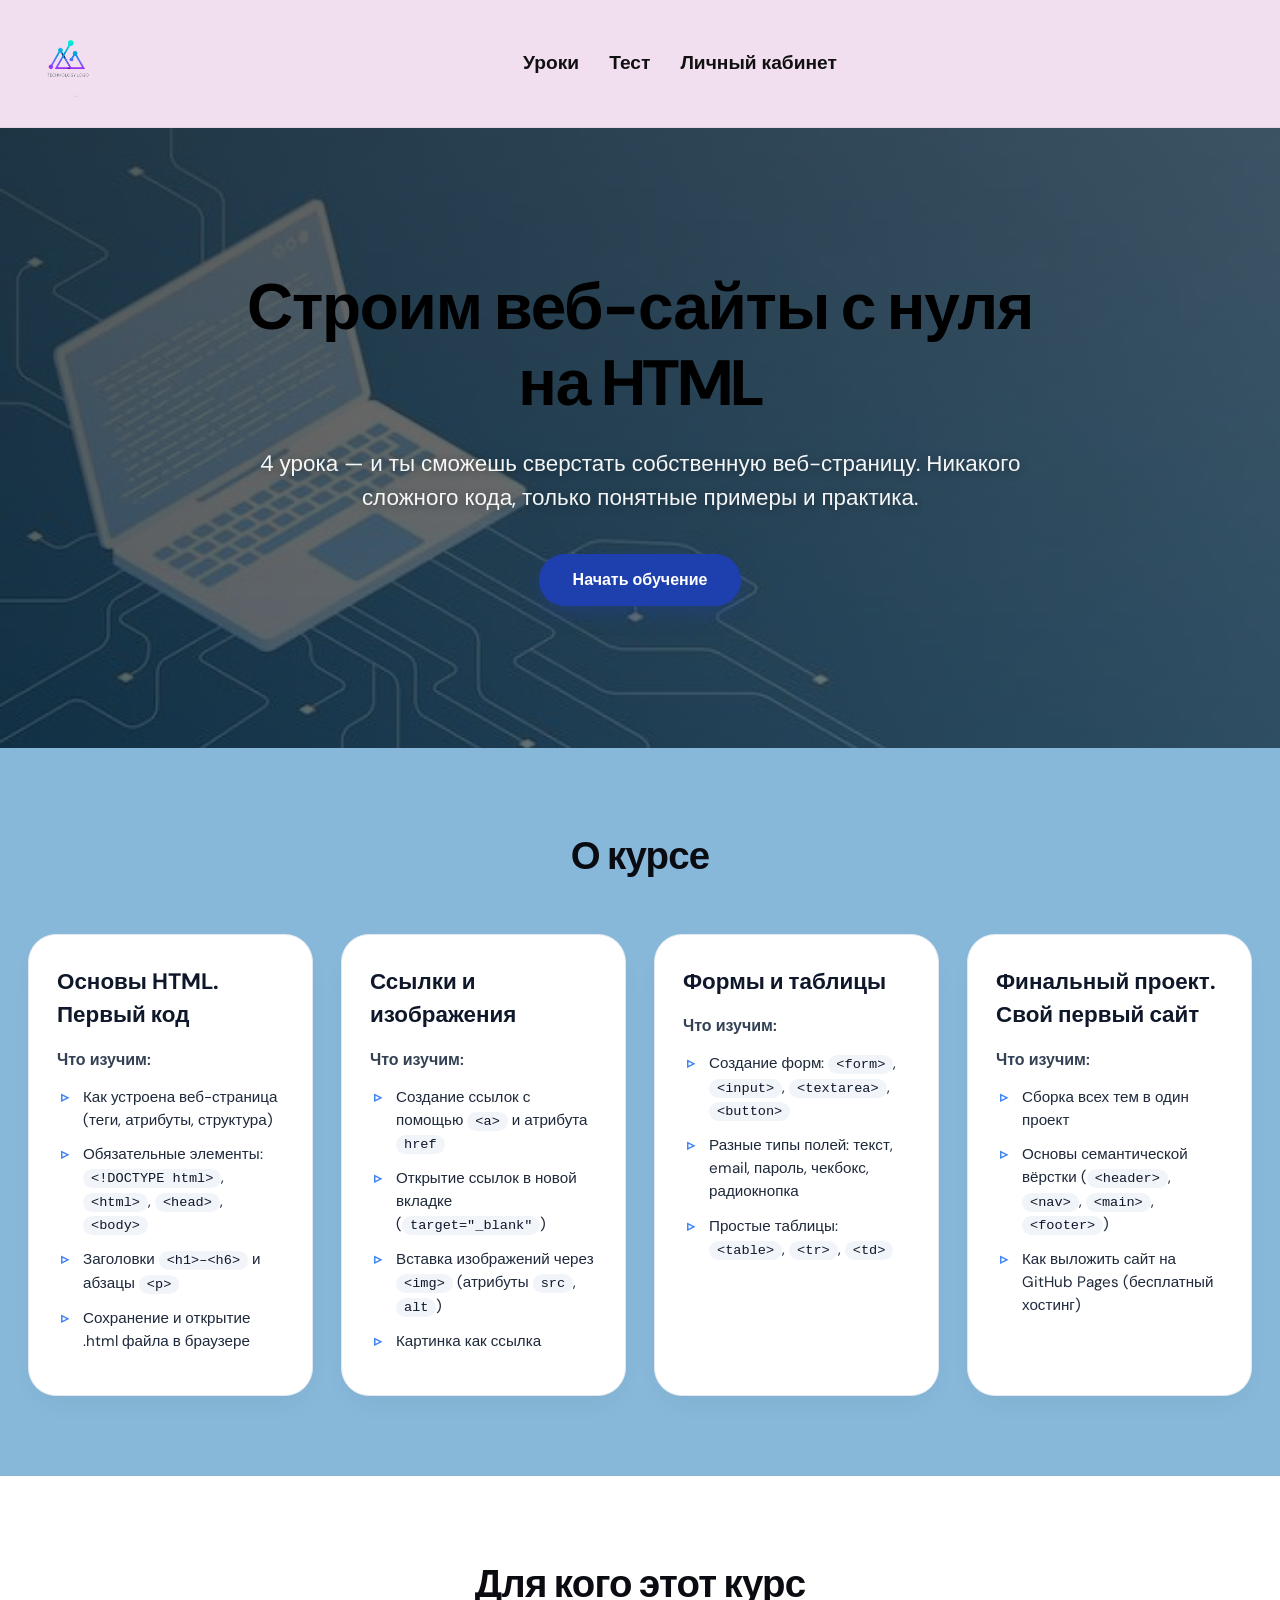
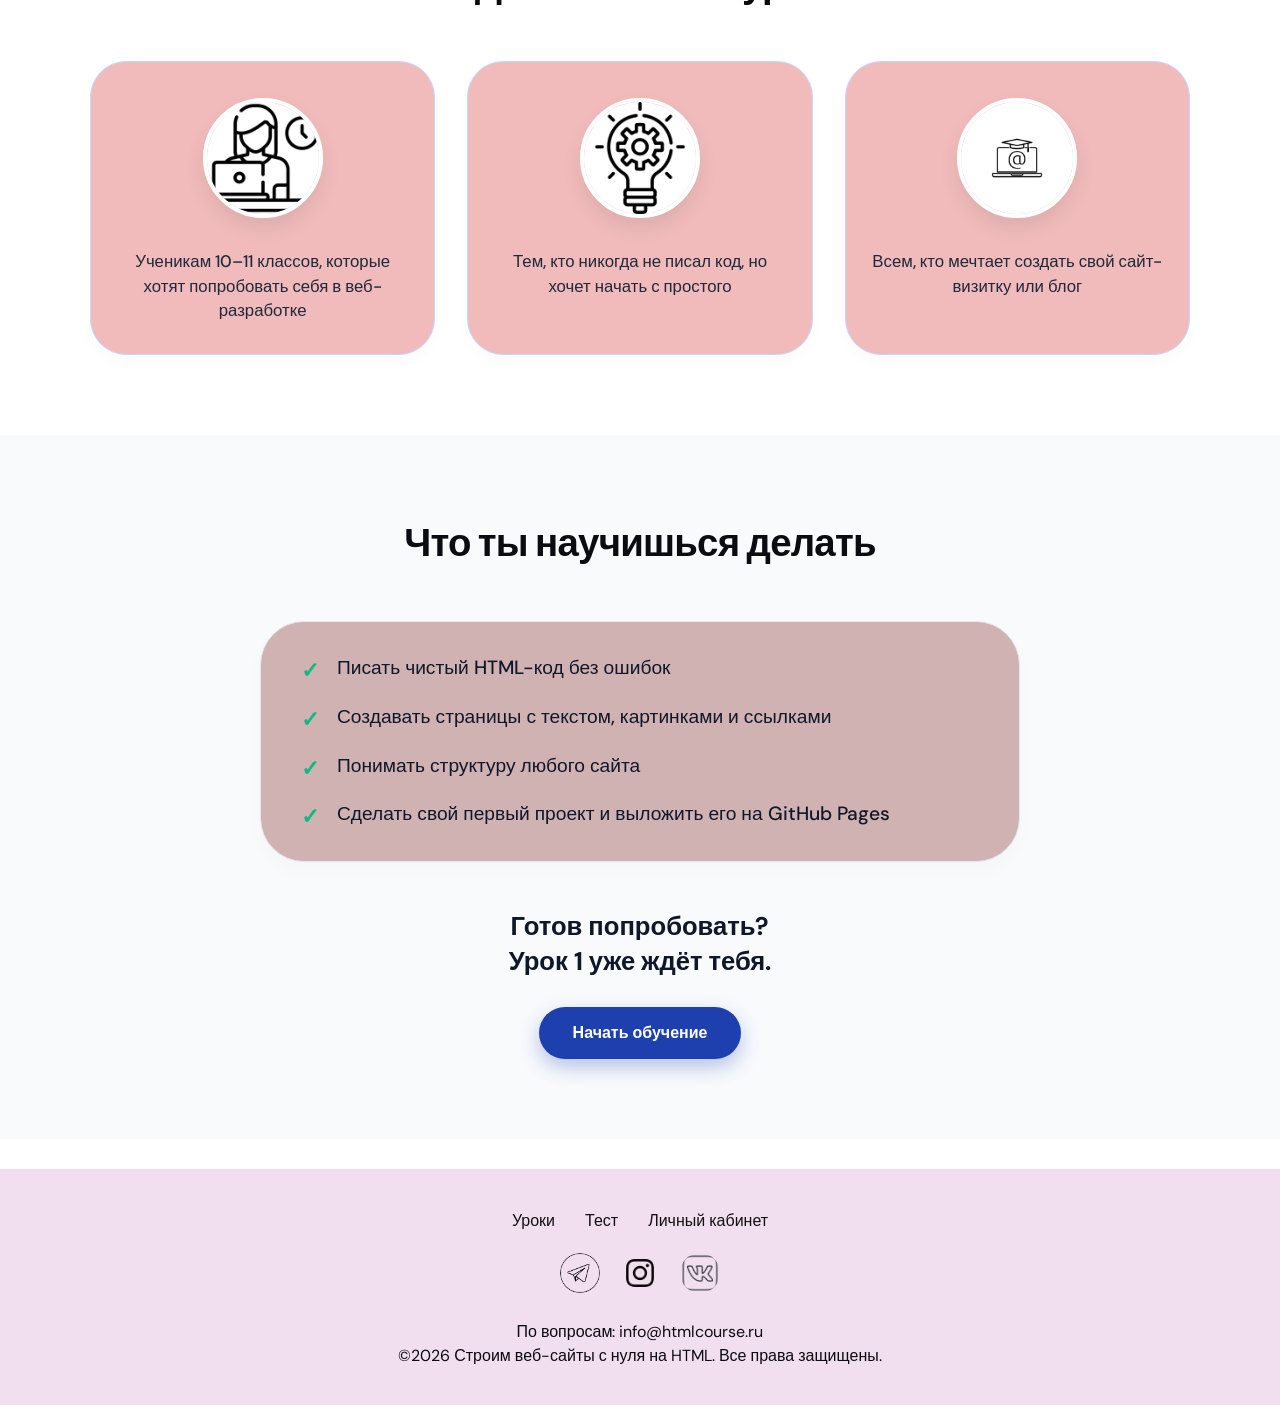
<file: index.html>
<!DOCTYPE html>
<html lang="ru">
<head>
  <meta charset="UTF-8">
  <meta name="viewport" content="width=device-width, initial-scale=1.0, viewport-fit=cover">
  <title>Строим веб-сайты с нуля на HTML | Курс вёрстки</title>
  <link rel="preconnect" href="https://fonts.googleapis.com">
  <link rel="preconnect" href="https://fonts.gstatic.com" crossorigin>
  <link href="https://fonts.googleapis.com/css2?family=DM+Sans:wght@400;500;600;700;800&display=swap" rel="stylesheet">
  <link rel="stylesheet" href="css/style.css">
</head>
<body>
  <header class="header">
    <div class="container header__inner">
      <div class="logo">
        <img src="Image.png" alt="Логотип курса">
      </div>
      <nav class="nav nav--center">
        <ul class="nav__list">
          <li><a href="уроки.html" class="nav__link">Уроки</a></li>
          <li><a href="тест.html" class="nav__link">Тест</a></li>
          <li><a href="profile.html" class="nav__link">Личный кабинет</a></li>
        </ul>
      </nav>
      <div class="header__spacer"></div>
    </div>
  </header>

  <main>
    <section class="hero">
      <div class="hero__overlay"></div>
      <div class="container hero__content">
        <h1 class="hero__title">Строим веб-сайты с нуля на HTML</h1>
        <p class="hero__desc">4 урока — и ты сможешь сверстать собственную веб-страницу. Никакого сложного кода, только понятные примеры и практика.</p>
        <a href="#" class="btn btn--primary">Начать обучение</a>
      </div>
    </section>

    <section class="about">
      <div class="container">
        <h2 class="section-title">О курсе</h2>
        <div class="cards-grid">
          <div class="course-card">
            <h3 class="course-card__title">Основы HTML. Первый код</h3>
            <p class="course-card__subtitle">Что изучим:</p>
            <ul class="course-card__list">
              <li>Как устроена веб-страница (теги, атрибуты, структура)</li>
              <li>Обязательные элементы: <code>&lt;!DOCTYPE html&gt;</code>, <code>&lt;html&gt;</code>, <code>&lt;head&gt;</code>, <code>&lt;body&gt;</code></li>
              <li>Заголовки <code>&lt;h1&gt;–&lt;h6&gt;</code> и абзацы <code>&lt;p&gt;</code></li>
              <li>Сохранение и открытие .html файла в браузере</li>
            </ul>
          </div>
          <div class="course-card">
            <h3 class="course-card__title">Ссылки и изображения</h3>
            <p class="course-card__subtitle">Что изучим:</p>
            <ul class="course-card__list">
              <li>Создание ссылок с помощью <code>&lt;a&gt;</code> и атрибута <code>href</code></li>
              <li>Открытие ссылок в новой вкладке (<code>target="_blank"</code>)</li>
              <li>Вставка изображений через <code>&lt;img&gt;</code> (атрибуты <code>src</code>, <code>alt</code>)</li>
              <li>Картинка как ссылка</li>
            </ul>
          </div>
          <div class="course-card">
            <h3 class="course-card__title">Формы и таблицы</h3>
            <p class="course-card__subtitle">Что изучим:</p>
            <ul class="course-card__list">
              <li>Создание форм: <code>&lt;form&gt;</code>, <code>&lt;input&gt;</code>, <code>&lt;textarea&gt;</code>, <code>&lt;button&gt;</code></li>
              <li>Разные типы полей: текст, email, пароль, чекбокс, радиокнопка</li>
              <li>Простые таблицы: <code>&lt;table&gt;</code>, <code>&lt;tr&gt;</code>, <code>&lt;td&gt;</code></li>
            </ul>
          </div>
          <div class="course-card">
            <h3 class="course-card__title">Финальный проект. Свой первый сайт</h3>
            <p class="course-card__subtitle">Что изучим:</p>
            <ul class="course-card__list">
              <li>Сборка всех тем в один проект</li>
              <li>Основы семантической вёрстки (<code>&lt;header&gt;</code>, <code>&lt;nav&gt;</code>, <code>&lt;main&gt;</code>, <code>&lt;footer&gt;</code>)</li>
              <li>Как выложить сайт на GitHub Pages (бесплатный хостинг)</li>
            </ul>
          </div>
        </div>
      </div>
    </section>

    <section class="for-whom-vertical">
      <div class="container">
        <h2 class="section-title">Для кого этот курс</h2>
        <div class="cards-vertical">
          <div class="card-vertical">
            <img src="иконка 1.jpg" class="card-vertical__photo" alt="Ученик">
            <p class="card-vertical__text">Ученикам 10–11 классов, которые хотят попробовать себя в веб-разработке</p>
          </div>
          <div class="card-vertical">
            <img src="иконка 2.jpg" class="card-vertical__photo" alt="Новичок">
            <p class="card-vertical__text">Тем, кто никогда не писал код, но хочет начать с простого</p>
          </div>
          <div class="card-vertical">
            <img src="иконка 3.jpg" class="card-vertical__photo" alt="Мечтатель">
            <p class="card-vertical__text">Всем, кто мечтает создать свой сайт-визитку или блог</p>
          </div>
        </div>
      </div>
    </section>

    <section class="skills">
      <div class="container">
        <h2 class="section-title">Что ты научишься делать</h2>
        <ul class="skills__list">
          <li>Писать чистый HTML-код без ошибок</li>
          <li>Создавать страницы с текстом, картинками и ссылками</li>
          <li>Понимать структуру любого сайта</li>
          <li>Сделать свой первый проект и выложить его на GitHub Pages</li>
        </ul>
        <div class="skills__cta">
          <p class="skills__cta-text">Готов попробовать? <br> Урок 1 уже ждёт тебя.</p>
          <a href="#" class="btn btn--primary">Начать обучение</a>
        </div>
      </div>
    </section>
  </main>

  <footer class="footer">
    <div class="container footer__inner">
      <div class="footer__nav">
        <a href="уроки.html" class="footer__link">Уроки</a>
        <a href="тест.html" class="footer__link">Тест</a>
        <a href="profile.html" class="footer__link">Личный кабинет</a>
      </div>
      <div class="footer__social">
        <a href="#" class="footer__social-link" target="_blank" rel="noopener noreferrer">
          <img src="тг.png" alt="Telegram" class="footer__social-icon">
        </a>
        <a href="#" class="footer__social-link" target="_blank" rel="noopener noreferrer">
          <img src="инста.png" alt="Instagram" class="footer__social-icon">
        </a>
        <a href="#" class="footer__social-link" target="_blank" rel="noopener noreferrer">
          <img src="вк.png" alt="VK" class="footer__social-icon">
        </a>
      </div>
      <p class="footer__contact">По вопросам: info@htmlcourse.ru</p>
      <p class="footer__copy">©2026 Строим веб-сайты с нуля на HTML. Все права защищены.</p>
    </div>
  </footer>
</body>
</html>
</file>
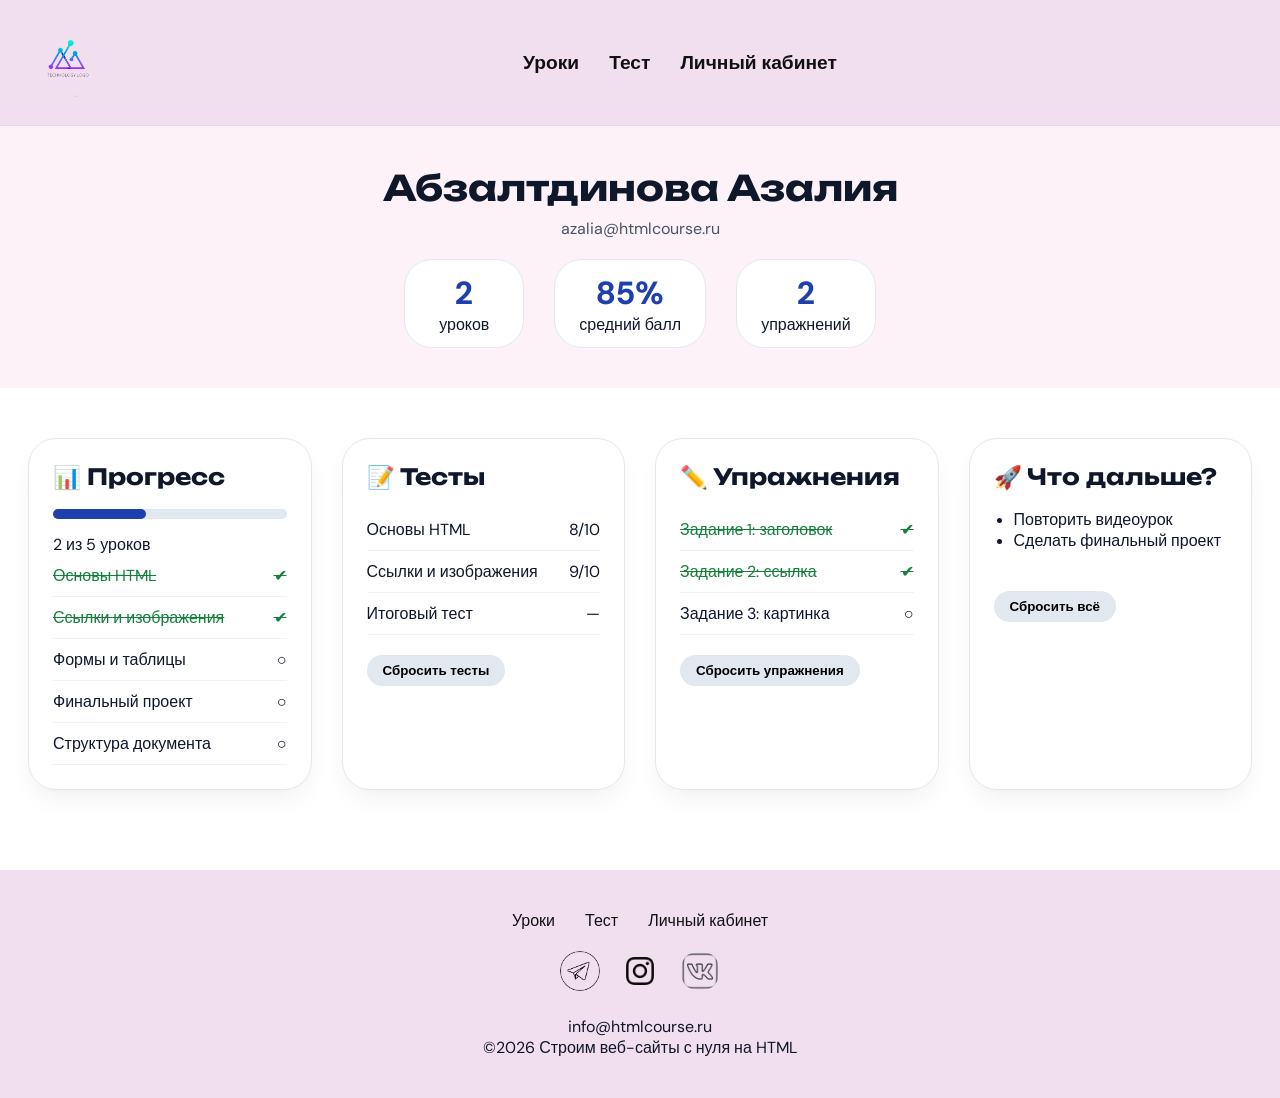
<file: profile.html>
<!DOCTYPE html>
<html lang="ru">
<head>
  <meta charset="UTF-8">
  <meta name="viewport" content="width=device-width, initial-scale=1.0">
  <title>Личный кабинет | Абзалтдинова Азалия</title>
  <link href="https://fonts.googleapis.com/css2?family=DM+Sans:wght@400;500;600;700&family=Unbounded:wght@400;500;600;700&display=swap" rel="stylesheet">
  <style>
    * {
      margin: 0;
      padding: 0;
      box-sizing: border-box;
    }
    body {
      font-family: 'DM Sans', sans-serif;
      background: #fff;
      color: #0f172a;
    }
    .container {
      max-width: 1400px;
      margin: 0 auto;
      padding: 0 28px;
    }
    h1, h2, h3 {
      font-family: 'Unbounded', sans-serif;
    }
    .header {
      background: #F1DFEF;
      padding: 20px 0;
      border-bottom: 1px solid rgba(0,0,0,0.05);
    }
    .header__inner {
      display: flex;
      align-items: center;
      justify-content: space-between;
      flex-wrap: wrap;
      gap: 20px;
    }
    .logo img {
      width: 80px;
      height: 80px;
      object-fit: cover;
    }
    .nav__list {
      display: flex;
      gap: 30px;
      list-style: none;
    }
    .nav__link {
      text-decoration: none;
      font-weight: 700;
      font-size: 1.2rem;
      color: #111;
    }
    .nav__link:hover {
      color: #1e40af;
    }
    .profile-hero {
      background: #FDF2F8;
      padding: 40px 0;
      text-align: center;
    }
    .profile-name {
      font-size: 2.2rem;
      margin-bottom: 8px;
    }
    .profile-email {
      color: #475569;
    }
    .stats {
      display: flex;
      justify-content: center;
      gap: 30px;
      margin-top: 20px;
      flex-wrap: wrap;
    }
    .stat-card {
      background: white;
      border-radius: 28px;
      padding: 12px 24px;
      text-align: center;
      border: 1px solid #e2e8f0;
      min-width: 120px;
    }
    .stat-value {
      font-size: 2rem;
      font-weight: 800;
      color: #1e40af;
    }
    
    .dashboard {
      padding: 50px 0;
    }
    .dashboard-grid {
      display: grid;
      grid-template-columns: repeat(4, 1fr);
      gap: 30px;
    }
    @media (max-width: 1100px) {
      .dashboard-grid {
        grid-template-columns: repeat(2, 1fr);
      }
    }
    @media (max-width: 700px) {
      .dashboard-grid {
        grid-template-columns: 1fr;
      }
    }
    .card {
      background: white;
      border-radius: 28px;
      padding: 24px;
      box-shadow: 0 12px 28px -8px rgba(0,0,0,0.08);
      border: 1px solid #e2e8f0;
    }
    .card h2 {
      font-size: 1.4rem;
      margin-bottom: 18px;
    }
    .progress-bar {
      background: #e2e8f0;
      border-radius: 30px;
      height: 10px;
      margin: 15px 0;
    }
    .progress-fill {
      background: #1e40af;
      width: 0%;
      height: 10px;
      border-radius: 30px;
    }
    .topic, .exercise-item {
      display: flex;
      justify-content: space-between;
      padding: 10px 0;
      border-bottom: 1px solid #eef2f6;
      cursor: pointer;
    }
    .topic.done, .exercise-item.done {
      color: #15803d;
      text-decoration: line-through;
    }
    .test-result {
      display: flex;
      justify-content: space-between;
      padding: 10px 0;
      border-bottom: 1px solid #eef2f6;
    }
    .btn {
      margin-top: 20px;
      background: #e2e8f0;
      border: none;
      padding: 8px 16px;
      border-radius: 40px;
      cursor: pointer;
      font-weight: 600;
    }
    .btn:hover {
      background: #cbd5e1;
    }
    .footer {
      background: #F1DFEF;
      padding: 40px 0;
      text-align: center;
      margin-top: 30px;
    }
    .footer__nav {
      display: flex;
      justify-content: center;
      gap: 30px;
      margin-bottom: 20px;
    }
    .footer__link {
      text-decoration: none;
      color: #111;
    }
    .footer__social {
      display: flex;
      justify-content: center;
      gap: 20px;
      margin-bottom: 20px;
    }
    .footer__social-icon {
      width: 40px;
      height: 40px;
      border-radius: 50%;
    }
  </style>
</head>
<body>
  <header class="header">
    <div class="container header__inner">
      <div class="logo"><img src="Image.png" alt="Лого"></div>
      <nav><ul class="nav__list">
        <li><a href="уроки.html" class="nav__link">Уроки</a></li>
        <li><a href="тест.html" class="nav__link">Тест</a></li>
        <li><a href="profile.html" class="nav__link">Личный кабинет</a></li>
      </ul></nav>
      <div></div>
    </div>
  </header>

  <main>
    <section class="profile-hero">
      <div class="container">
        <h1 class="profile-name">Абзалтдинова Азалия</h1>
        <p class="profile-email">azalia@htmlcourse.ru</p>
        <div class="stats">
          <div class="stat-card"><span class="stat-value" id="lessonsCount">0</span><br>уроков</div>
          <div class="stat-card"><span class="stat-value" id="avgScore">0%</span><br>средний балл</div>
          <div class="stat-card"><span class="stat-value" id="exCount">0</span><br>упражнений</div>
        </div>
      </div>
    </section>

    <section class="dashboard">
      <div class="container">
        <div class="dashboard-grid">
          <div class="card">
            <h2>📊 Прогресс</h2>
            <div class="progress-bar"><div class="progress-fill" id="progressFill"></div></div>
            <p id="progressText">0 из 5 уроков</p>
            <div id="lessonsList"></div>
          </div>
          <div class="card">
            <h2>📝 Тесты</h2>
            <div id="testsList"></div>
            <button class="btn" id="resetTests">Сбросить тесты</button>
          </div>
          <div class="card">
            <h2>✏️ Упражнения</h2>
            <div id="exercisesList"></div>
            <button class="btn" id="resetExercises">Сбросить упражнения</button>
          </div>
          <div class="card">
            <h2>🚀 Что дальше?</h2>
            <ul style="margin-left: 20px; margin-bottom: 20px;">
              <li>Повторить видеоурок</li>
              <li>Сделать финальный проект</li>
            </ul>
            <button class="btn" id="resetAll">Сбросить всё</button>
          </div>
        </div>
      </div>
    </section>
  </main>

  <footer class="footer">
    <div class="container">
      <div class="footer__nav">
        <a href="уроки.html" class="footer__link">Уроки</a>
        <a href="тест.html" class="footer__link">Тест</a>
        <a href="profile.html" class="footer__link">Личный кабинет</a>
      </div>
      <div class="footer__social">
        <a href="#"><img src="тг.png" class="footer__social-icon"></a>
        <a href="#"><img src="инста.png" class="footer__social-icon"></a>
        <a href="#"><img src="вк.png" class="footer__social-icon"></a>
      </div>
      <p>info@htmlcourse.ru</p>
      <p>©2026 Строим веб-сайты с нуля на HTML</p>
    </div>
  </footer>

  <script>
    
    let user = {
      lessons: [
        { name: "Основы HTML", done: true },
        { name: "Ссылки и изображения", done: true },
        { name: "Формы и таблицы", done: false },
        { name: "Финальный проект", done: false },
        { name: "Структура документа", done: false }
      ],
      tests: [
        { name: "Основы HTML", score: 8, max: 10 },
        { name: "Ссылки и изображения", score: 9, max: 10 },
        { name: "Итоговый тест", score: null, max: 10 }
      ],
      exercises: [
        { name: "Задание 1: заголовок", done: true },
        { name: "Задание 2: ссылка", done: true },
        { name: "Задание 3: картинка", done: false }
      ]
    };

    
    const saved = localStorage.getItem("simpleProfile");
    if (saved) {
      user = JSON.parse(saved);
    } else {
      localStorage.setItem("simpleProfile", JSON.stringify(user));
    }

    function save() {
      localStorage.setItem("simpleProfile", JSON.stringify(user));
      render();
    }

    function render() {
    
      const lessonsDone = user.lessons.filter(l => l.done).length;
      document.getElementById("lessonsCount").innerText = lessonsDone;
      document.getElementById("progressFill").style.width = (lessonsDone / user.lessons.length * 100) + "%";
      document.getElementById("progressText").innerText = `${lessonsDone} из ${user.lessons.length} уроков`;

      const validTests = user.tests.filter(t => t.score !== null);
      const avg = validTests.length ? Math.round(validTests.reduce((s,t)=> s + (t.score/t.max)*100,0)/validTests.length) : 0;
      document.getElementById("avgScore").innerText = avg + "%";
      
      const exDone = user.exercises.filter(e => e.done).length;
      document.getElementById("exCount").innerText = exDone;

      const lessonsDiv = document.getElementById("lessonsList");
      lessonsDiv.innerHTML = "";
      user.lessons.forEach((l, i) => {
        const div = document.createElement("div");
        div.className = "topic" + (l.done ? " done" : "");
        div.innerHTML = `<span>${l.name}</span><span>${l.done ? "✔" : "○"}</span>`;
        div.onclick = () => { user.lessons[i].done = !user.lessons[i].done; save(); };
        lessonsDiv.appendChild(div);
      });

  
      const testsDiv = document.getElementById("testsList");
      testsDiv.innerHTML = "";
      user.tests.forEach(t => {
        const div = document.createElement("div");
        div.className = "test-result";
        div.innerHTML = `<span>${t.name}</span><span>${t.score !== null ? t.score+"/"+t.max : "—"}</span>`;
        testsDiv.appendChild(div);
      });

      const exDiv = document.getElementById("exercisesList");
      exDiv.innerHTML = "";
      user.exercises.forEach((e, i) => {
        const div = document.createElement("div");
        div.className = "exercise-item" + (e.done ? " done" : "");
        div.innerHTML = `<span>${e.name}</span><span>${e.done ? "✔" : "○"}</span>`;
        div.onclick = () => { user.exercises[i].done = !user.exercises[i].done; save(); };
        exDiv.appendChild(div);
      });
    }

  
    document.getElementById("resetTests").onclick = () => {
      user.tests.forEach(t => { t.score = null; });
      save();
    };
    document.getElementById("resetExercises").onclick = () => {
      user.exercises.forEach(e => { e.done = false; });
      save();
    };
    document.getElementById("resetAll").onclick = () => {
      if (confirm("Сбросить весь прогресс?")) {
        user.lessons.forEach(l => l.done = false);
        user.tests.forEach(t => t.score = null);
        user.exercises.forEach(e => e.done = false);
        save();
      }
    };

    render();
  </script>
</body>
</html>
</file>
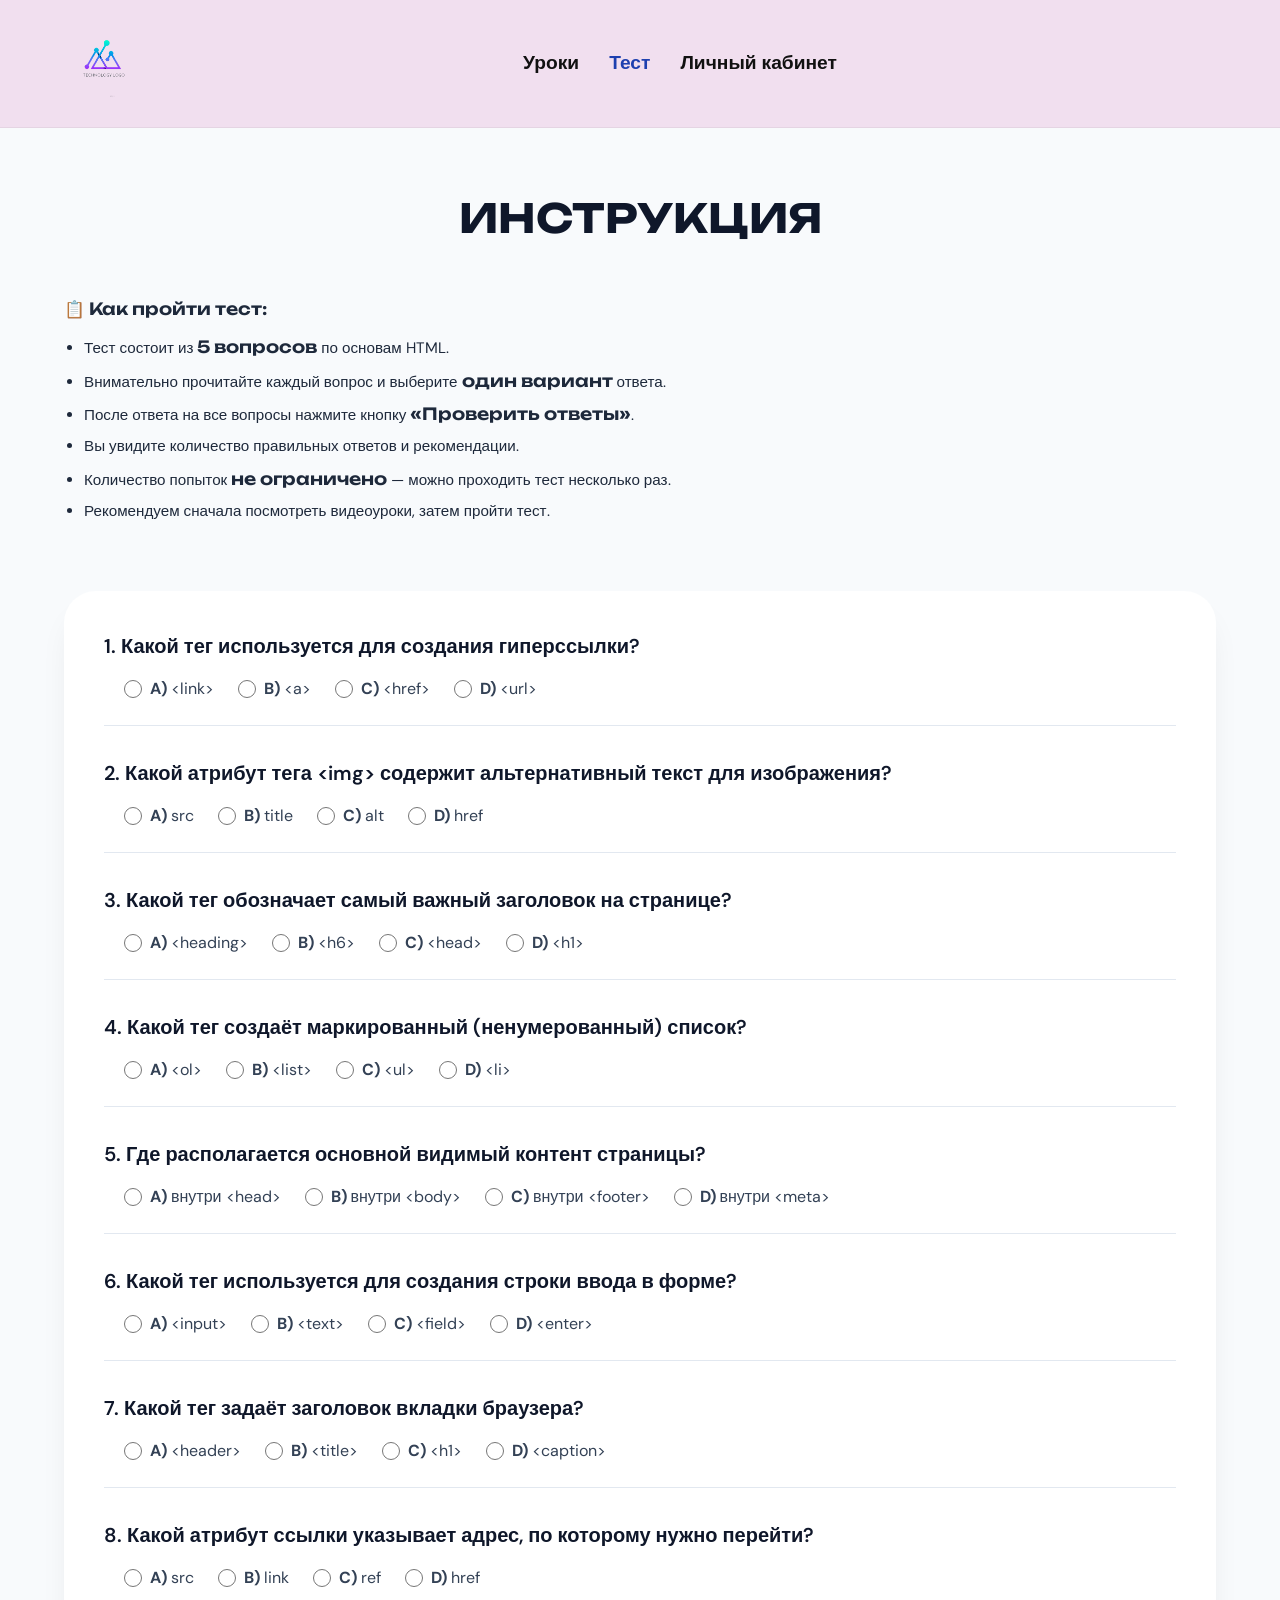
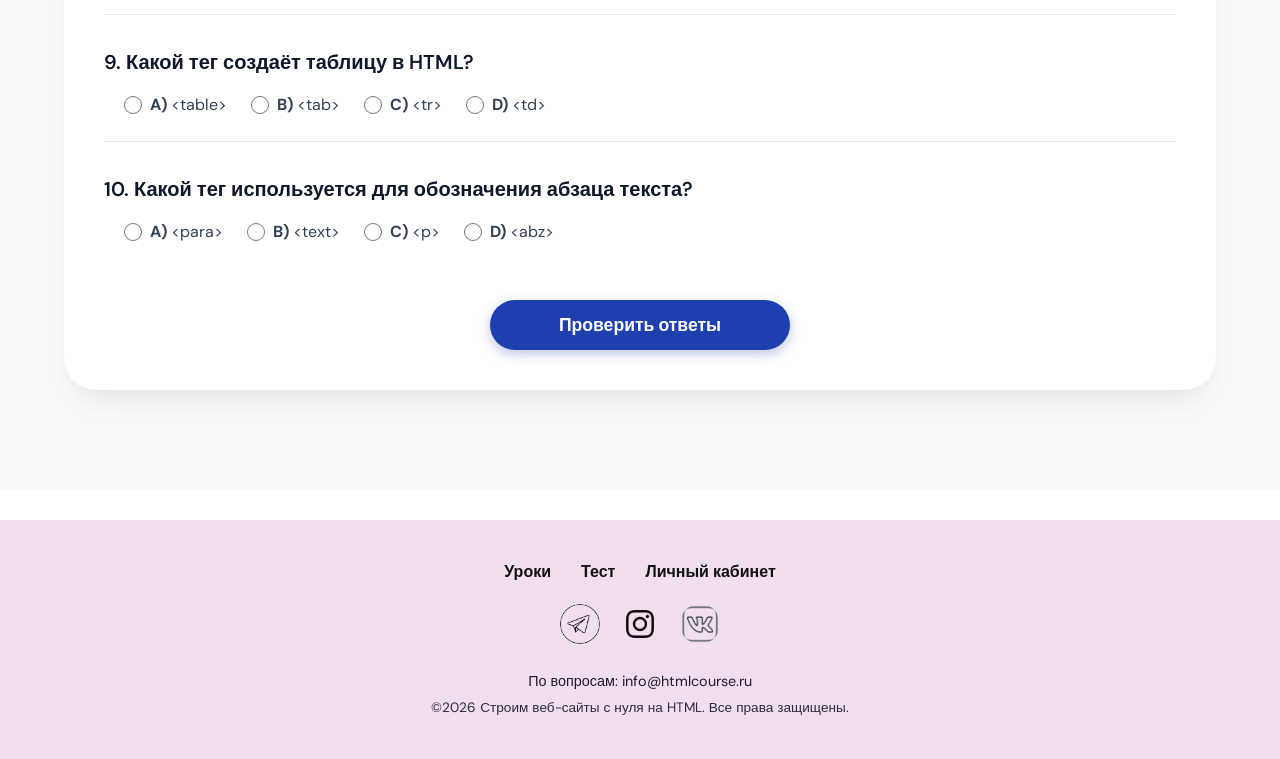
<file: тест.html>
<!DOCTYPE html>
<html lang="ru">
<head>
  <meta charset="UTF-8">
  <meta name="viewport" content="width=device-width, initial-scale=1.0">
  <title>Тест по HTML | Викторина</title>
  <link rel="preconnect" href="https://fonts.googleapis.com">
  <link rel="preconnect" href="https://fonts.gstatic.com" crossorigin>
  <link href="https://fonts.googleapis.com/css2?family=DM+Sans:wght@400;500;600;700&family=Unbounded:wght@400;500;600;700;800&display=swap" rel="stylesheet">
  <style>

    * {
      margin: 0;
      padding: 0;
      box-sizing: border-box;
    }

    body {
      font-family: 'DM Sans', sans-serif;
      background-color: #ffffff;
      color: #0f172a;
      line-height: 1.5;
    }

    .container {
      max-width: 1200px;
      margin: 0 auto;
      padding: 0 24px;
    }

    
    .header {
      background: #F1DFEF;
      padding: 20px 0;
      border-bottom: 1px solid rgba(0,0,0,0.05);
    }

    .header__inner {
      display: flex;
      align-items: center;
      justify-content: space-between;
      flex-wrap: wrap;
      gap: 20px;
    }

    .logo img {
      width: 80px;
      height: 80px;
      object-fit: cover;
    }

    .nav__list {
      display: flex;
      gap: 30px;
      list-style: none;
    }

    .nav__link {
      text-decoration: none;
      font-weight: 700;
      font-size: 1.2rem;
      color: #111;
      transition: color 0.2s;
    }

    .nav__link:hover,
    .nav__link.active {
      color: #1e40af;
    }

    
    .quiz-section {
      padding: 60px 0;
      background-color: #f8fafc;
    }

    .quiz-header {
      text-align: center;
      margin-bottom: 48px;
    }

    .quiz-header h1 {
      font-family: 'Unbounded', cursive;
      font-size: 2.5rem;
      font-weight: 700;
      color: #0f172a;
      margin-bottom: 16px;
    }

    .quiz-header p {
      font-size: 1.1rem;
      color: #475569;
      max-width: 700px;
      margin: 0 auto;
    }

    .rules {
      background: transparent;
      border-left: none;
      padding: 0 0 20px 0;
      margin-bottom: 40px;
      font-size: 0.95rem;
      color: #1e293b;
    }

    .rules strong {
      font-family: 'Unbounded', cursive;
      font-weight: 600;
      font-size: 1.05rem;
    }

    .rules ul {
      margin-top: 12px;
      padding-left: 20px;
    }

    .rules li {
      margin: 8px 0;
    }

    .quiz-form {
      background: white;
      border-radius: 32px;
      box-shadow: 0 20px 35px -12px rgba(0, 0, 0, 0.1);
      padding: 40px;
      margin-bottom: 40px;
    }

    .question {
      margin-bottom: 32px;
      padding-bottom: 24px;
      border-bottom: 1px solid #e2e8f0;
    }

    .question:last-child {
      border-bottom: none;
    }

    .question-text {
      font-family: 'DM Sans', sans-serif;
      font-size: 1.25rem;
      font-weight: 600;
      margin-bottom: 16px;
      color: #0f172a;
    }

    .options {
      display: flex;
      flex-wrap: wrap;
      gap: 24px;
      margin-left: 20px;
    }

    .option {
      display: flex;
      align-items: center;
      gap: 8px;
      cursor: pointer;
      font-size: 1rem;
    }

    .option input {
      width: 18px;
      height: 18px;
      cursor: pointer;
      accent-color: #4f46e5;
    }

    .option label {
      cursor: pointer;
      color: #334155;
      font-family: 'DM Sans', sans-serif;
    }

    .btn-check {
      display: block;
      width: 100%;
      max-width: 300px;
      margin: 20px auto 0;
      background-color: #1e40af;
      color: white;
      border: none;
      padding: 14px 28px;
      font-size: 1.1rem;
      font-weight: 600;
      border-radius: 60px;
      cursor: pointer;
      transition: all 0.2s;
      box-shadow: 0 4px 12px rgba(30, 64, 175, 0.3);
      font-family: 'DM Sans', sans-serif;
    }

    .btn-check:hover {
      background-color: #1e3a8a;
      transform: translateY(-2px);
    }

    .result {
      background: #f1f5f9;
      border-radius: 28px;
      padding: 28px;
      text-align: center;
      transition: all 0.2s;
    }

    .result h3 {
      font-family: 'Unbounded', cursive;
      font-size: 1.8rem;
      font-weight: 700;
      margin-bottom: 12px;
    }

    .result .score {
      font-size: 2rem;
      font-weight: 800;
      color: #1e40af;
      font-family: 'DM Sans', sans-serif;
    }

    .result .recommendation {
      margin-top: 16px;
      font-size: 1rem;
      color: #334155;
      font-family: 'DM Sans', sans-serif;
    }

    
    .footer {
      background: #F1DFEF;
      padding: 40px 0;
      text-align: center;
      margin-top: 30px;
    }

    .footer__nav {
      display: flex;
      justify-content: center;
      gap: 30px;
      margin-bottom: 20px;
      flex-wrap: wrap;
    }

    .footer__link {
      text-decoration: none;
      color: #111;
      font-weight: 600;
      font-size: 1rem;
      transition: color 0.2s;
    }

    .footer__link:hover {
      color: #1e40af;
    }

    .footer__social {
      display: flex;
      justify-content: center;
      gap: 20px;
      margin-bottom: 20px;
      flex-wrap: wrap;
    }

    .footer__social-icon {
      width: 40px;
      height: 40px;
      border-radius: 50%;
      object-fit: cover;
    }

    .footer__contact {
      font-size: 0.9rem;
      color: #1e1b2e;
      margin-top: 10px;
    }

    .footer__copy {
      font-size: 0.85rem;
      color: #2d2a3e;
      margin-top: 6px;
    }

    
    @media (max-width: 800px) {
      .nav__link {
        font-size: 1rem;
      }
      .nav__list {
        gap: 20px;
      }
      .logo img {
        width: 60px;
        height: 60px;
      }
    }

    @media (max-width: 680px) {
      .header__inner {
        flex-direction: column;
        text-align: center;
      }
      .nav__list {
        justify-content: center;
        flex-wrap: wrap;
      }
    }

    @media (max-width: 768px) {
      .quiz-header h1 {
        font-size: 2rem;
      }
      .quiz-form {
        padding: 24px;
      }
      .options {
        flex-direction: column;
        gap: 12px;
      }
    }

    @media (max-width: 600px) {
      .footer__nav {
        gap: 20px;
      }
      .footer__social {
        gap: 15px;
      }
      .footer__social-icon {
        width: 35px;
        height: 35px;
      }
    }
  </style>
</head>
<body>

<header class="header">
  <div class="container header__inner">
    <div class="logo">
      <img src="Image.png" alt="Логотип">
    </div>
    <nav>
      <ul class="nav__list">
        <li><a href="уроки.html" class="nav__link">Уроки</a></li>
        <li><a href="тест.html" class="nav__link active">Тест</a></li>
        <li><a href="profile.html" class="nav__link">Личный кабинет</a></li>
      </ul>
    </nav>
    <div></div>
  </div>
</header>

<main>
  <section class="quiz-section">
    <div class="container">
      <div class="quiz-header">
        <h1>ИНСТРУКЦИЯ</h1>
      </div>

      <div class="rules">
        <strong>📋 Как пройти тест:</strong>
        <ul>
          <li>Тест состоит из <strong>5 вопросов</strong> по основам HTML.</li>
          <li>Внимательно прочитайте каждый вопрос и выберите <strong>один вариант</strong> ответа.</li>
          <li>После ответа на все вопросы нажмите кнопку <strong>«Проверить ответы»</strong>.</li>
          <li>Вы увидите количество правильных ответов и рекомендации.</li>
          <li>Количество попыток <strong>не ограничено</strong> — можно проходить тест несколько раз.</li>
          <li>Рекомендуем сначала посмотреть видеоуроки, затем пройти тест.</li>
        </ul>
      </div>

      <form id="quizForm" class="quiz-form">
        <div id="questionsContainer"></div>
        <button type="button" id="checkBtn" class="btn-check">Проверить ответы</button>
      </form>

      <div id="resultBlock" class="result" style="display: none;">
        <h3>Ваш результат</h3>
        <div class="score" id="scoreDisplay">0 / 10</div>
        <div id="recommendationText" class="recommendation"></div>
      </div>
    </div>
  </section>
</main>

<footer class="footer">
  <div class="container">
    <div class="footer__nav">
      <a href="уроки.html" class="footer__link">Уроки</a>
      <a href="тест.html" class="footer__link">Тест</a>
      <a href="profile.html" class="footer__link">Личный кабинет</a>
    </div>
    <div class="footer__social">
      <a href="#" class="footer__social-link"><img src="тг.png" alt="Telegram" class="footer__social-icon"></a>
      <a href="#" class="footer__social-link"><img src="инста.png" alt="Instagram" class="footer__social-icon"></a>
      <a href="#" class="footer__social-link"><img src="вк.png" alt="VK" class="footer__social-icon"></a>
    </div>
    <p class="footer__contact">По вопросам: info@htmlcourse.ru</p>
    <p class="footer__copy">©2026 Строим веб-сайты с нуля на HTML. Все права защищены.</p>
  </div>
</footer>

<script>
  const questionsData = [
    { text: "Какой тег используется для создания гиперссылки?", options: ["&lt;link&gt;", "&lt;a&gt;", "&lt;href&gt;", "&lt;url&gt;"], correct: "B" },
    { text: "Какой атрибут тега &lt;img&gt; содержит альтернативный текст для изображения?", options: ["src", "title", "alt", "href"], correct: "C" },
    { text: "Какой тег обозначает самый важный заголовок на странице?", options: ["&lt;heading&gt;", "&lt;h6&gt;", "&lt;head&gt;", "&lt;h1&gt;"], correct: "D" },
    { text: "Какой тег создаёт маркированный (ненумерованный) список?", options: ["&lt;ol&gt;", "&lt;list&gt;", "&lt;ul&gt;", "&lt;li&gt;"], correct: "C" },
    { text: "Где располагается основной видимый контент страницы?", options: ["внутри &lt;head&gt;", "внутри &lt;body&gt;", "внутри &lt;footer&gt;", "внутри &lt;meta&gt;"], correct: "B" },
    { text: "Какой тег используется для создания строки ввода в форме?", options: ["&lt;input&gt;", "&lt;text&gt;", "&lt;field&gt;", "&lt;enter&gt;"], correct: "A" },
    { text: "Какой тег задаёт заголовок вкладки браузера?", options: ["&lt;header&gt;", "&lt;title&gt;", "&lt;h1&gt;", "&lt;caption&gt;"], correct: "B" },
    { text: "Какой атрибут ссылки указывает адрес, по которому нужно перейти?", options: ["src", "link", "ref", "href"], correct: "D" },
    { text: "Какой тег создаёт таблицу в HTML?", options: ["&lt;table&gt;", "&lt;tab&gt;", "&lt;tr&gt;", "&lt;td&gt;"], correct: "A" },
    { text: "Какой тег используется для обозначения абзаца текста?", options: ["&lt;para&gt;", "&lt;text&gt;", "&lt;p&gt;", "&lt;abz&gt;"], correct: "C" }
  ];

  function renderQuestions() {
    const container = document.getElementById('questionsContainer');
    container.innerHTML = '';
    questionsData.forEach((q, idx) => {
      const div = document.createElement('div');
      div.className = 'question';
      const qText = document.createElement('div');
      qText.className = 'question-text';
      qText.innerHTML = `${idx+1}. ${q.text}`;
      div.appendChild(qText);
      const optsDiv = document.createElement('div');
      optsDiv.className = 'options';
      q.options.forEach((opt, optIdx) => {
        const letter = String.fromCharCode(65 + optIdx);
        const id = `q${idx}_${letter}`;
        const wrap = document.createElement('div');
        wrap.className = 'option';
        const radio = document.createElement('input');
        radio.type = 'radio';
        radio.name = `q${idx}`;
        radio.value = letter;
        radio.id = id;
        const label = document.createElement('label');
        label.htmlFor = id;
        label.innerHTML = `<strong>${letter})</strong> ${opt}`;
        wrap.appendChild(radio);
        wrap.appendChild(label);
        optsDiv.appendChild(wrap);
      });
      div.appendChild(optsDiv);
      container.appendChild(div);
    });
  }

  function calculateResult() {
    let correct = 0;
    for (let i = 0; i < questionsData.length; i++) {
      const radios = document.getElementsByName(`q${i}`);
      let selected = null;
      for (let r of radios) if (r.checked) { selected = r.value; break; }
      if (selected === questionsData[i].correct) correct++;
    }
    return correct;
  }

  function showResult() {
    const correct = calculateResult();
    const total = questionsData.length;
    document.getElementById('scoreDisplay').innerText = `${correct} / ${total}`;
    let rec = '';
    if (correct === total) rec = 'Превосходно! Вы блестяще знаете HTML! Можете смело переходить к изучению CSS и JavaScript.';
    else if (correct >= 8) rec = 'Хороший результат! Но повторите несколько тем, чтобы закрепить материал.';
    else if (correct >= 5) rec = 'Неплохо, но есть пробелы. Посмотрите видеоуроки ещё раз и попробуйте пройти тест снова.';
    else rec = 'Стоит повторить основы HTML. Рекомендуем начать с первых уроков и затем вернуться к тесту.';
    document.getElementById('recommendationText').innerHTML = rec;
    const resultBlock = document.getElementById('resultBlock');
    resultBlock.style.display = 'block';
    resultBlock.scrollIntoView({ behavior: 'smooth', block: 'nearest' });
  }

  function allAnswered() {
    for (let i = 0; i < questionsData.length; i++) {
      const radios = document.getElementsByName(`q${i}`);
      let answered = false;
      for (let r of radios) if (r.checked) { answered = true; break; }
      if (!answered) return false;
    }
    return true;
  }

  document.getElementById('checkBtn').addEventListener('click', () => {
    if (!allAnswered()) { alert('Пожалуйста, ответьте на все 10 вопросов перед проверкой.'); return; }
    showResult();
  });

  renderQuestions();
</script>
</body>
</html>
</file>
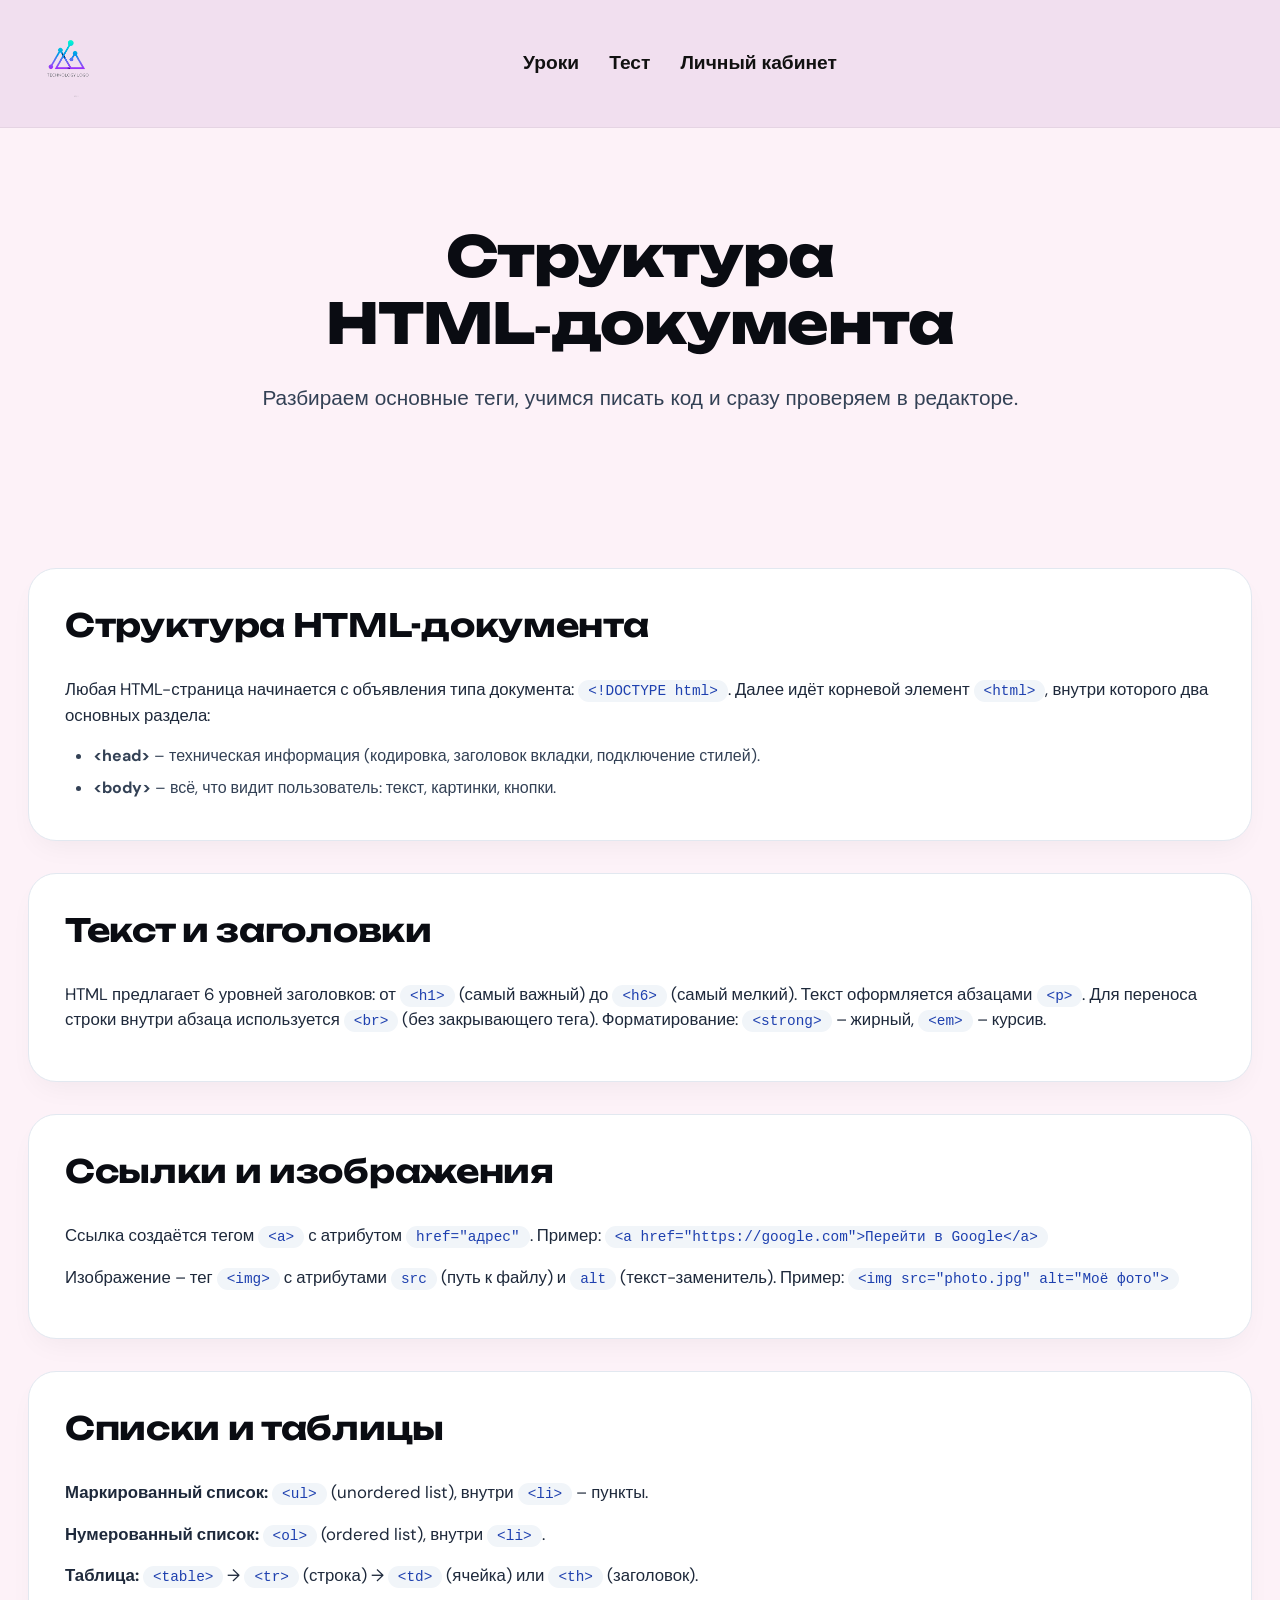
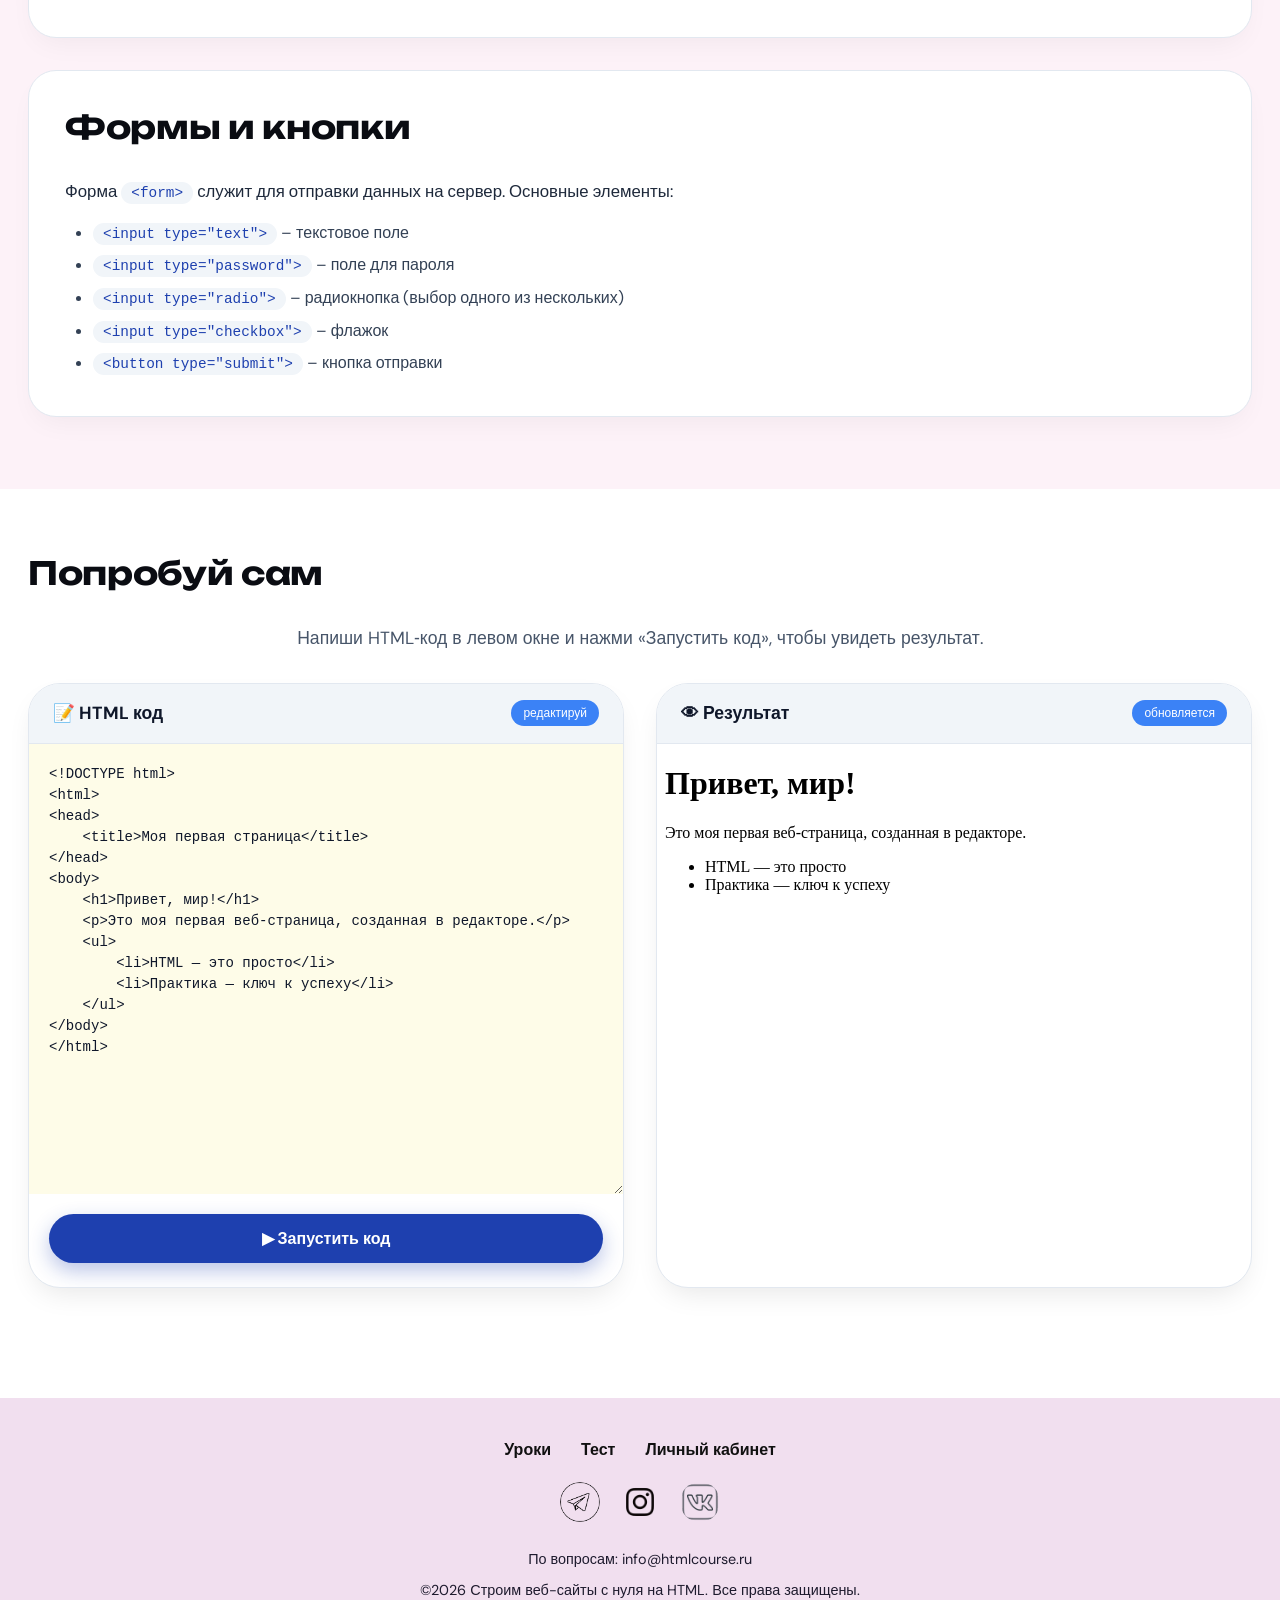
<file: уроки.html>
<!DOCTYPE html>
<html lang="ru">
<head>
  <meta charset="UTF-8">
  <meta name="viewport" content="width=device-width, initial-scale=1.0, viewport-fit=cover">
  <title>Структура HTML документа | Основы вёрстки</title>
  <link rel="preconnect" href="https://fonts.googleapis.com">
  <link rel="preconnect" href="https://fonts.gstatic.com" crossorigin>
  <link href="https://fonts.googleapis.com/css2?family=DM+Sans:wght@400;500;600;700;800&family=Unbounded:wght@400;500;600;700;800;900&display=swap" rel="stylesheet">
  <link rel="stylesheet" href="css/structure.css">
</head>
<body>
  <header class="header">
    <div class="container header__inner">
      <div class="logo">
        <img src="Image.png" alt="Логотип курса">
      </div>
      <nav class="nav nav--center">
        <ul class="nav__list">
          <li><a href="уроки.html" class="nav__link">Уроки</a></li>
          <li><a href="тест.html" class="nav__link">Тест</a></li>
          <li><a href="profile.html" class="nav__link">Личный кабинет</a></li>
        </ul>
      </nav>
      <div class="header__spacer"></div>
    </div>
  </header>

  <main>
    <section class="hero hero--small">
      <div class="hero__overlay"></div>
      <div class="container hero__content">
        <h1 class="hero__title">Структура HTML‑документа</h1>
        <p class="hero__desc">Разбираем основные теги, учимся писать код и сразу проверяем в редакторе.</p>
      </div>
    </section>

    <section class="theory-full">
      <div class="container">
        <div class="theory-block">
          <h2 class="section-title">Структура HTML-документа</h2>
          <p>Любая HTML-страница начинается с объявления типа документа: <code>&lt;!DOCTYPE html&gt;</code>. Далее идёт корневой элемент <code>&lt;html&gt;</code>, внутри которого два основных раздела:</p>
          <ul>
            <li><strong>&lt;head&gt;</strong> – техническая информация (кодировка, заголовок вкладки, подключение стилей).</li>
            <li><strong>&lt;body&gt;</strong> – всё, что видит пользователь: текст, картинки, кнопки.</li>
          </ul>
        </div>

        <div class="theory-block">
          <h2 class="section-title"> Текст и заголовки</h2>
          <p>HTML предлагает 6 уровней заголовков: от <code>&lt;h1&gt;</code> (самый важный) до <code>&lt;h6&gt;</code> (самый мелкий). Текст оформляется абзацами <code>&lt;p&gt;</code>. Для переноса строки внутри абзаца используется <code>&lt;br&gt;</code> (без закрывающего тега). Форматирование: <code>&lt;strong&gt;</code> – жирный, <code>&lt;em&gt;</code> – курсив.</p>
        </div>

        <div class="theory-block">
          <h2 class="section-title"> Ссылки и изображения</h2>
          <p>Ссылка создаётся тегом <code>&lt;a&gt;</code> с атрибутом <code>href="адрес"</code>. Пример: <code>&lt;a href="https://google.com"&gt;Перейти в Google&lt;/a&gt;</code></p>
          <p>Изображение – тег <code>&lt;img&gt;</code> с атрибутами <code>src</code> (путь к файлу) и <code>alt</code> (текст-заменитель). Пример: <code>&lt;img src="photo.jpg" alt="Моё фото"&gt;</code></p>
        </div>

        <div class="theory-block">
          <h2 class="section-title"> Списки и таблицы</h2>
          <p><strong>Маркированный список:</strong> <code>&lt;ul&gt;</code> (unordered list), внутри <code>&lt;li&gt;</code> – пункты.</p>
          <p><strong>Нумерованный список:</strong> <code>&lt;ol&gt;</code> (ordered list), внутри <code>&lt;li&gt;</code>.</p>
          <p><strong>Таблица:</strong> <code>&lt;table&gt;</code> → <code>&lt;tr&gt;</code> (строка) → <code>&lt;td&gt;</code> (ячейка) или <code>&lt;th&gt;</code> (заголовок).</p>
        </div>

        <div class="theory-block">
          <h2 class="section-title"> Формы и кнопки</h2>
          <p>Форма <code>&lt;form&gt;</code> служит для отправки данных на сервер. Основные элементы:</p>
          <ul>
            <li><code>&lt;input type="text"&gt;</code> – текстовое поле</li>
            <li><code>&lt;input type="password"&gt;</code> – поле для пароля</li>
            <li><code>&lt;input type="radio"&gt;</code> – радиокнопка (выбор одного из нескольких)</li>
            <li><code>&lt;input type="checkbox"&gt;</code> – флажок</li>
            <li><code>&lt;button type="submit"&gt;</code> – кнопка отправки</li>
          </ul>
        </div>
      </div>
    </section>

    <section class="editor-section">
      <div class="container">
        <h2 class="section-title"> Попробуй сам</h2>
        <p class="editor-description">Напиши HTML‑код в левом окне и нажми «Запустить код», чтобы увидеть результат.</p>
        <div class="editor-container">
          <div class="editor-panel">
            <div class="editor-header">
              <span>📝 HTML код</span>
              <i>редактируй</i>
            </div>
            <textarea id="codeEditor" class="code-area" spellcheck="false">&lt;!DOCTYPE html&gt;
&lt;html&gt;
&lt;head&gt;
    &lt;title&gt;Моя первая страница&lt;/title&gt;
&lt;/head&gt;
&lt;body&gt;
    &lt;h1&gt;Привет, мир!&lt;/h1&gt;
    &lt;p&gt;Это моя первая веб-страница, созданная в редакторе.&lt;/p&gt;
    &lt;ul&gt;
        &lt;li&gt;HTML — это просто&lt;/li&gt;
        &lt;li&gt;Практика — ключ к успеху&lt;/li&gt;
    &lt;/ul&gt;
&lt;/body&gt;
&lt;/html&gt;</textarea>
            <button id="runBtn" class="btn btn--primary run-btn">▶ Запустить код</button>
          </div>
          <div class="editor-panel">
            <div class="editor-header">
              <span>👁 Результат</span>
              <i>обновляется</i>
            </div>
            <iframe id="resultFrame" class="result-frame" title="Результат HTML кода" sandbox="allow-same-origin allow-scripts allow-popups allow-forms"></iframe>
          </div>
        </div>
      </div>
    </section>
  </main>

  <footer class="footer">
    <div class="container footer__inner">
      <div class="footer__nav">
        <a href="уроки.html" class="footer__link">Уроки</a>
        <a href="тест.html" class="footer__link">Тест</a>
        <a href="profile.html" class="footer__link">Личный кабинет</a>
      </div>
      <div class="footer__social">
        <a href="#" class="footer__social-link" target="_blank" rel="noopener noreferrer">
          <img src="тг.png" alt="Telegram" class="footer__social-icon">
        </a>
        <a href="#" class="footer__social-link" target="_blank" rel="noopener noreferrer">
          <img src="инста.png" alt="Instagram" class="footer__social-icon">
        </a>
        <a href="#" class="footer__social-link" target="_blank" rel="noopener noreferrer">
          <img src="вк.png" alt="VK" class="footer__social-icon">
        </a>
      </div>
      <p class="footer__contact">По вопросам: info@htmlcourse.ru</p>
      <p class="footer__copy">©2026 Строим веб-сайты с нуля на HTML. Все права защищены.</p>
    </div>
  </footer>

  <script>
    const editor = document.getElementById('codeEditor');
    const iframe = document.getElementById('resultFrame');
    const runBtn = document.getElementById('runBtn');

    function updateResult() {
      const code = editor.value;
      const doc = iframe.contentDocument || iframe.contentWindow.document;
      doc.open();
      doc.write(code);
      doc.close();
    }

    runBtn.addEventListener('click', updateResult);
    updateResult();
  </script>
</body>
</html>
</file>
<file: css/style.css>
* {
  margin: 0;
  padding: 0;
  box-sizing: border-box;
}

body {
  font-family: 'DM Sans', sans-serif;
  background-color: #ffffff;
  color: #0a0c12;
  line-height: 1.5;
}

.container {
  max-width: 1280px;
  margin: 0 auto;
  padding: 0 28px;
}

@media (max-width: 640px) {
  .container {
    padding: 0 20px;
  }
}


.header {
  background: #F1DFEF;
  padding: 20px 0;
  border-bottom: 1px solid rgba(0,0,0,0.05);
}

.header__inner {
  display: flex;
  align-items: center;
  justify-content: space-between;
  flex-wrap: wrap;
  gap: 20px;
}

.logo img {
  width: 80px;
  height: 80px;
  object-fit: cover;
}

.nav__list {
  display: flex;
  gap: 30px;
  list-style: none;
}

.nav__link {
  text-decoration: none;
  font-weight: 700;
  font-size: 1.2rem;
  color: #111;
}

.nav__link:hover {
  color: #1e40af;
}


.hero {
  position: relative;
  min-height: 620px;
  display: flex;
  align-items: center;
  justify-content: center;
  text-align: center;
  background-image: url('../ФОН\ ДЛЯ\ КУРСА.jpg');
  background-size: cover;
  background-position: center 30%;
  background-repeat: no-repeat;
  background-color: #0f172a;
}

.hero__overlay {
  position: absolute;
  inset: 0;
  background: linear-gradient(135deg, rgba(0, 0, 0, 0.65), rgba(0, 0, 0, 0.5));
  z-index: 1;
}

.hero__content {
  position: relative;
  z-index: 2;
  max-width: 880px;
  padding: 40px 24px;
}

.hero__title {
  font-size: 4rem;
  font-weight: 800;
  line-height: 1.2;
  letter-spacing: -0.02em;
  margin-bottom: 24px;
  color: black;
 
}

.hero__desc {
  font-size: 1.4rem;
  margin-bottom: 40px;
  color: rgba(255, 255, 255, 0.95);
  text-shadow: 0 2px 10px rgba(0, 0, 0, 0.3);
}

@media (max-width: 768px) {
  .hero {
    min-height: 520px;
  }
  .hero__title {
    font-size: 2.8rem;
  }
  .hero__desc {
    font-size: 1.2rem;
  }
}

@media (max-width: 480px) {
  .hero__title {
    font-size: 2.2rem;
  }
}

.btn {
  display: inline-block;
  padding: 14px 34px;
  border-radius: 60px;
  font-weight: 700;
  font-size: 1rem;
  text-decoration: none;
  transition: all 0.25s ease;
  cursor: pointer;
  border: none;
}

.btn--primary {
  background-color: #1e40af;
  color: white;
  box-shadow: 0 8px 20px rgba(30, 64, 175, 0.3);
}

.btn--primary:hover {
  background-color: #1e3a8a;
  transform: translateY(-2px);
  box-shadow: 0 12px 28px rgba(30, 64, 175, 0.4);
}

.about {
  padding: 80px 0;
  background-color: #87b8d9;
}

.section-title {
  font-size: 2.4rem;
  font-weight: 800;
  letter-spacing: -0.02em;
  margin-bottom: 48px;
  color: #0a0c12;
  text-align: center;
}

.cards-grid {
  display: grid;
  grid-template-columns: repeat(auto-fit, minmax(260px, 1fr));
  gap: 28px;
}

.course-card {
  background: white;
  border-radius: 28px;
  padding: 30px 28px;
  box-shadow: 0 12px 28px -8px rgba(0, 0, 0, 0.05);
  border: 1px solid #e2e8f0;
  transition: transform 0.2s, box-shadow 0.2s;
}

.course-card:hover {
  transform: translateY(-5px);
  box-shadow: 0 24px 36px -12px rgba(0, 0, 0, 0.12);
}

.course-card__title {
  font-size: 1.4rem;
  font-weight: 700;
  margin-bottom: 16px;
  color: #0f172a;
}

.course-card__subtitle {
  font-weight: 600;
  color: #334155;
  margin-bottom: 14px;
}

.course-card__list {
  list-style: none;
}

.course-card__list li {
  padding-left: 26px;
  position: relative;
  margin-bottom: 12px;
  font-size: 0.95rem;
  color: #1e293b;
}

.course-card__list li::before {
  content: "▹";
  position: absolute;
  left: 4px;
  color: #3b82f6;
  font-weight: bold;
}

code {
  background: #f1f5f9;
  padding: 2px 8px;
  border-radius: 10px;
  font-family: 'SF Mono', monospace;
  font-size: 0.85rem;
  color: #0f172a;
}

.for-whom-vertical {
  padding: 80px 0;
  background-color: #ffffff;
}

.cards-vertical {
  display: grid;
  grid-template-columns: repeat(3, 1fr);
  gap: 32px;
  max-width: 1100px;
  margin: 0 auto;
}

.card-vertical {
  background: #f1bbbb;
  border-radius: 36px;
  padding: 36px 24px 32px;
  text-align: center;
  transition: all 0.25s;
  border: 1px solid #bfdbfe;
  box-shadow: 0 8px 18px rgba(0, 0, 0, 0.02);
}

.card-vertical:hover {
  background: #f1bbbb;
  border-color: #3b82f6;
  transform: translateY(-5px);
  box-shadow: 0 20px 30px -10px rgba(59, 130, 246, 0.1);
}

.card-vertical__photo {
  width: 120px;
  height: 120px;
  border-radius: 50%;
  object-fit: cover;
  border: 4px solid white;
  box-shadow: 0 10px 20px rgba(0, 0, 0, 0.08);
  margin-bottom: 24px;
}

.card-vertical__text {
  font-size: 1.05rem;
  line-height: 1.45;
  color: #1e293b;
  font-weight: 500;
}

@media (max-width: 900px) {
  .cards-vertical {
    grid-template-columns: repeat(auto-fit, minmax(280px, 1fr));
    gap: 28px;
  }
}

@media (max-width: 700px) {
  .cards-vertical {
    grid-template-columns: 1fr;
    max-width: 420px;
  }
}

.skills {
  padding: 80px 0;
  background-color: #f8fafc;
  text-align: center;
}

.skills__list {
  list-style: none;
  max-width: 760px;
  margin: 0 auto 48px;
  background: rgb(208, 178, 178);
  border-radius: 44px;
  padding: 32px 40px;
  box-shadow: 0 10px 25px -5px rgba(0, 0, 0, 0.03);
  border: 1px solid #e2e8f0;
  text-align: left;
}

.skills__list li {
  padding-left: 36px;
  position: relative;
  margin-bottom: 20px;
  font-size: 1.2rem;
  font-weight: 500;
  color: #0f172a;
}

.skills__list li:last-child {
  margin-bottom: 0;
}

.skills__list li::before {
  content: "✓";
  position: absolute;
  left: 0;
  color: #10b981;
  font-weight: 800;
  font-size: 1.4rem;
}

.skills__cta-text {
  font-size: 1.6rem;
  font-weight: 700;
  line-height: 1.35;
  margin-bottom: 28px;
  color: #0f172a;
}

@media (max-width: 640px) {
  .skills__list {
    padding: 24px 24px;
  }
  .skills__list li {
    font-size: 1rem;
  }
  .skills__cta-text {
    font-size: 1.3rem;
  }
}


.footer {
  background: #F1DFEF;
  padding: 40px 0;
  text-align: center;
  margin-top: 30px;
}

.footer__nav {
  display: flex;
  justify-content: center;
  gap: 30px;
  margin-bottom: 20px;
}

.footer__link {
  text-decoration: none;
  color: #111;
}

.footer__social {
  display: flex;
  justify-content: center;
  gap: 20px;
  margin-bottom: 20px;
}

.footer__social-icon {
  width: 40px;
  height: 40px;
  border-radius: 50%;
}
</file>
<file: css/structure.css>
* {
  margin: 0;
  padding: 0;
  box-sizing: border-box;
}

body {
  font-family: 'DM Sans', sans-serif;
  background-color: #ffffff;
  color: #0a0c12;
  line-height: 1.5;
}

.container {
  max-width: 1400px;  
  margin: 0 auto;
  padding: 0 28px;
}

@media (max-width: 640px) {
  .container {
    padding: 0 20px;
  }
}

h1, h2, h3, .hero__title, .section-title {
  font-family: 'Unbounded', sans-serif;
}


.header {
  background: #F1DFEF;
  padding: 20px 0;
  border-bottom: 1px solid rgba(0,0,0,0.05);
}

.header__inner {
  display: flex;
  align-items: center;
  justify-content: space-between;
  flex-wrap: wrap;
  gap: 20px;
}

.logo img {
  width: 80px;
  height: 80px;
  object-fit: cover;
}

.nav__list {
  display: flex;
  gap: 30px;
  list-style: none;
}

.nav__link {
  text-decoration: none;
  font-weight: 700;
  font-size: 1.2rem;
  color: #111;
  transition: color 0.2s;
}

.nav__link:hover {
  color: #1e40af;
}

.hero {
  position: relative;
  min-height: 400px;
  display: flex;
  align-items: center;
  justify-content: center;
  text-align: center;
  background-color: #FDF2F8;
}

.hero--small {
  min-height: 380px;
}

.hero__overlay {
  display: none;
}

.hero__content {
  position: relative;
  z-index: 2;
  max-width: 880px;
  padding: 40px 24px;
}

.hero__title {
  font-size: 3.5rem;
  font-weight: 800;
  line-height: 1.2;
  letter-spacing: -0.02em;
  margin-bottom: 24px;
  color: #0a0c12;
  text-shadow: none;
}

.hero__desc {
  font-size: 1.3rem;
  color: #334155;
  text-shadow: none;
  font-family: 'DM Sans', sans-serif;
}

@media (max-width: 768px) {
  .hero {
    min-height: 340px;
  }
  .hero__title {
    font-size: 2.4rem;
  }
  .hero__desc {
    font-size: 1.1rem;
  }
}

.section-title {
  font-size: 2rem;
  font-weight: 700;
  letter-spacing: -0.01em;
  margin-bottom: 28px;
}

.theory-full {
  padding: 60px 0 40px;
  background-color: #FDF2F8;
}

.theory-block {
  background: white;
  border-radius: 28px;
  padding: 32px 36px;
  margin-bottom: 32px;
  box-shadow: 0 12px 28px -8px rgba(0, 0, 0, 0.05);
  border: 1px solid #e2e8f0;
  transition: transform 0.2s;
}

.theory-block:hover {
  transform: translateY(-3px);
}

.theory-block p {
  margin-bottom: 16px;
  font-size: 1.05rem;
  color: #1e293b;
  font-family: 'DM Sans', sans-serif;
}

.theory-block ul, .theory-block ol {
  margin-left: 28px;
  margin-top: 8px;
  margin-bottom: 8px;
}

.theory-block li {
  margin-bottom: 8px;
  font-family: 'DM Sans', sans-serif;
  color: #334155;
}

.theory-block code {
  background: #f1f5f9;
  padding: 3px 10px;
  border-radius: 12px;
  font-family: 'SF Mono', monospace;
  font-size: 0.9rem;
  color: #1e40af;
  font-weight: 500;
}

.editor-section {
  padding: 60px 0 80px;
  background-color: #ffffff;
}

.editor-description {
  text-align: center;
  max-width: 700px;
  margin: 0 auto 32px;
  font-size: 1.1rem;
  color: #475569;
  font-family: 'DM Sans', sans-serif;
}

.editor-container {
  display: grid;
  grid-template-columns: 1fr 1fr;
  gap: 32px;
  margin-top: 24px;
}

.editor-panel {
  background: white;
  border-radius: 32px;
  box-shadow: 0 12px 28px -8px rgba(0, 0, 0, 0.1);
  border: 1px solid #e2e8f0;
  overflow: hidden;
  display: flex;
  flex-direction: column;
}

.editor-header {
  background: #f1f5f9;
  padding: 16px 24px;
  font-weight: 700;
  font-size: 1.1rem;
  color: #0f172a;
  border-bottom: 1px solid #e2e8f0;
  display: flex;
  align-items: center;
  justify-content: space-between;
  font-family: 'DM Sans', sans-serif;
}

.editor-header i {
  font-style: normal;
  background: #3b82f6;
  color: white;
  padding: 4px 12px;
  border-radius: 30px;
  font-size: 0.75rem;
  font-weight: 500;
}

.code-area {
  width: 100%;
  min-height: 450px;
  padding: 20px;
  font-family: 'SF Mono', 'Menlo', monospace;
  font-size: 14px;
  line-height: 1.5;
  border: none;
  resize: vertical;
  background: #fefce8;
  color: #0f172a;
  outline: none;
}

.result-frame {
  width: 100%;
  min-height: 450px;
  border: none;
  background: white;
}

.run-btn {
  margin: 20px auto 24px;
  width: calc(100% - 40px);
  display: block;
  text-align: center;
}

.btn {
  display: inline-block;
  padding: 14px 34px;
  border-radius: 60px;
  font-weight: 700;
  font-size: 1rem;
  text-decoration: none;
  transition: all 0.25s ease;
  cursor: pointer;
  border: none;
  font-family: 'DM Sans', sans-serif;
}

.btn--primary {
  background-color: #1e40af;
  color: white;
  box-shadow: 0 8px 20px rgba(30, 64, 175, 0.3);
}

.btn--primary:hover {
  background-color: #1e3a8a;
  transform: translateY(-2px);
  box-shadow: 0 12px 28px rgba(30, 64, 175, 0.4);
}

@media (max-width: 900px) {
  .editor-container {
    grid-template-columns: 1fr;
    gap: 28px;
  }
  .code-area, .result-frame {
    min-height: 350px;
  }
}


.footer {
  background: #F1DFEF;
  padding: 40px 0;
  text-align: center;
  margin-top: 30px;
}

.footer__nav {
  display: flex;
  justify-content: center;
  gap: 30px;
  margin-bottom: 20px;
}

.footer__link {
  text-decoration: none;
  color: #111;
  font-weight: 600;
  font-size: 1rem;
  transition: color 0.2s;
}

.footer__link:hover {
  color: #1e40af;
}

.footer__social {
  display: flex;
  justify-content: center;
  gap: 20px;
  margin-bottom: 20px;
}

.footer__social-icon {
  width: 40px;
  height: 40px;
  border-radius: 50%;
  object-fit: cover;
}

.footer__contact, .footer__copy {
  margin-top: 10px;
  font-size: 0.9rem;
  color: #1e1b2e;
}

@media (max-width: 600px) {
  .footer__nav {
    gap: 20px;
  }
  .footer__social {
    gap: 15px;
  }
  .footer__social-icon {
    width: 35px;
    height: 35px;
  }
  .theory-block {
    padding: 24px 20px;
  }
  .section-title {
    font-size: 1.6rem;
  }
}
</file>
